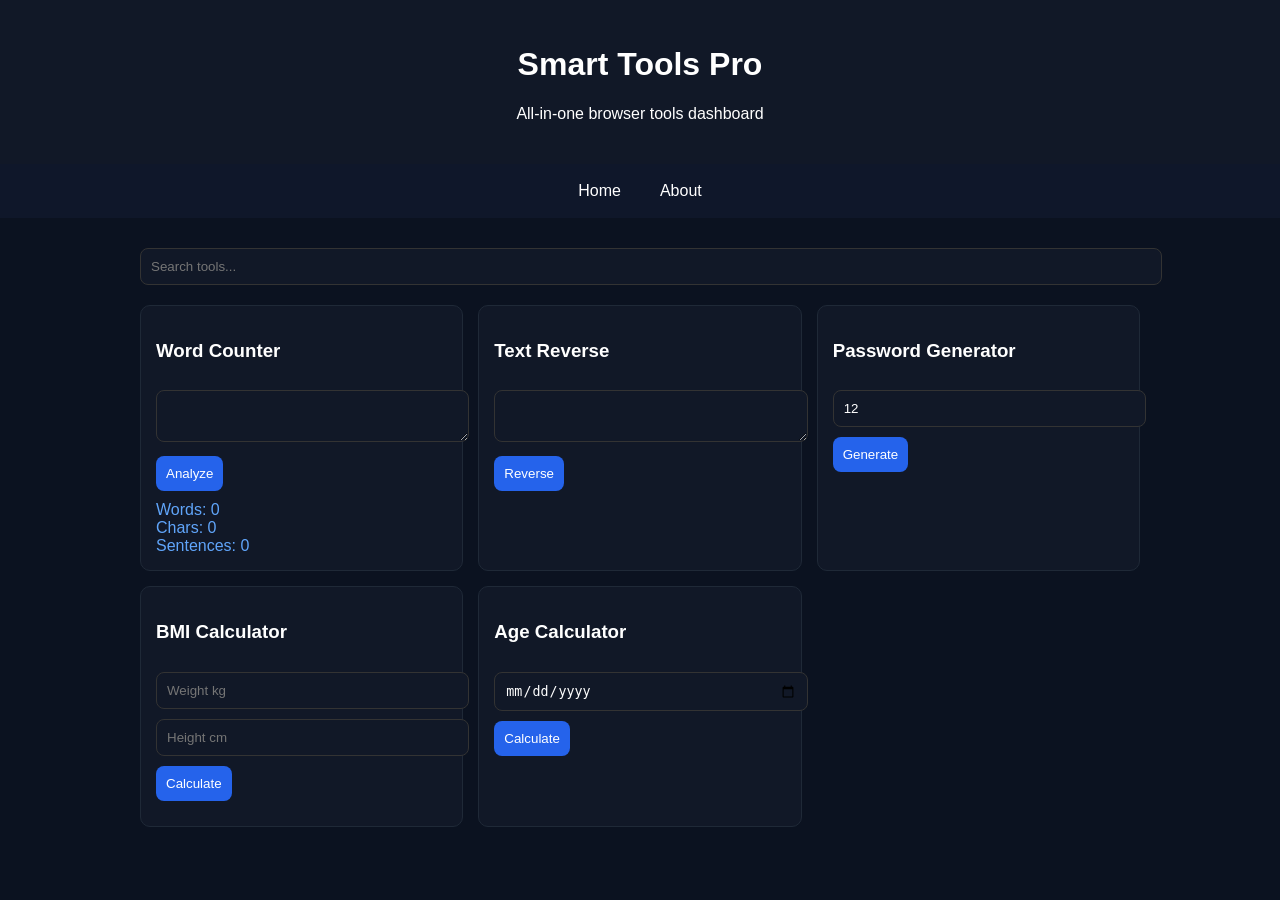
<file: index.html>
<!DOCTYPE html>
<html lang="en">

<head>
    <meta charset="UTF-8">
    <title>Smart Tools Pro</title>
    <meta name="viewport" content="width=device-width, initial-scale=1.0">
    <link rel="stylesheet" href="style.css">
</head>

<body>

    <header>
        <h1>Smart Tools Pro</h1>
        <p>All-in-one browser tools dashboard</p>
    </header>

    <nav>
        <a href="index.html">Home</a>
        <a href="about.html">About</a>
    </nav>

    <div class="container">

        <input id="search" onkeyup="filterTools()" placeholder="Search tools...">

        <div class="grid">

            <!-- WORD COUNTER -->
            <div class="card" data-name="word counter">
                <h3>Word Counter</h3>
                <textarea id="text"></textarea>
                <button onclick="countWords()">Analyze</button>
                <div class="result">
                    Words: <span id="words">0</span><br>
                    Chars: <span id="chars">0</span><br>
                    Sentences: <span id="sentences">0</span>
                </div>
            </div>

            <!-- TEXT REVERSE -->
            <div class="card" data-name="reverse text">
                <h3>Text Reverse</h3>
                <textarea id="rev"></textarea>
                <button onclick="reverseText()">Reverse</button>
                <div class="result" id="revResult"></div>
            </div>

            <!-- PASSWORD -->
            <div class="card" data-name="password generator">
                <h3>Password Generator</h3>
                <input type="number" id="passLen" value="12">
                <button onclick="generatePassword()">Generate</button>
                <div class="result" id="passResult"></div>
            </div>

            <!-- BMI -->
            <div class="card" data-name="bmi calculator">
                <h3>BMI Calculator</h3>
                <input id="weight" placeholder="Weight kg">
                <input id="height" placeholder="Height cm">
                <button onclick="calcBMI()">Calculate</button>
                <div class="result" id="bmiResult"></div>
            </div>

            <!-- AGE -->
            <div class="card" data-name="age calculator">
                <h3>Age Calculator</h3>
                <input type="date" id="dob">
                <button onclick="calcAge()">Calculate</button>
                <div class="result" id="ageResult"></div>
            </div>

        </div>
    </div>

    <script src="script.js"></script>
</body>

</html>
</file>
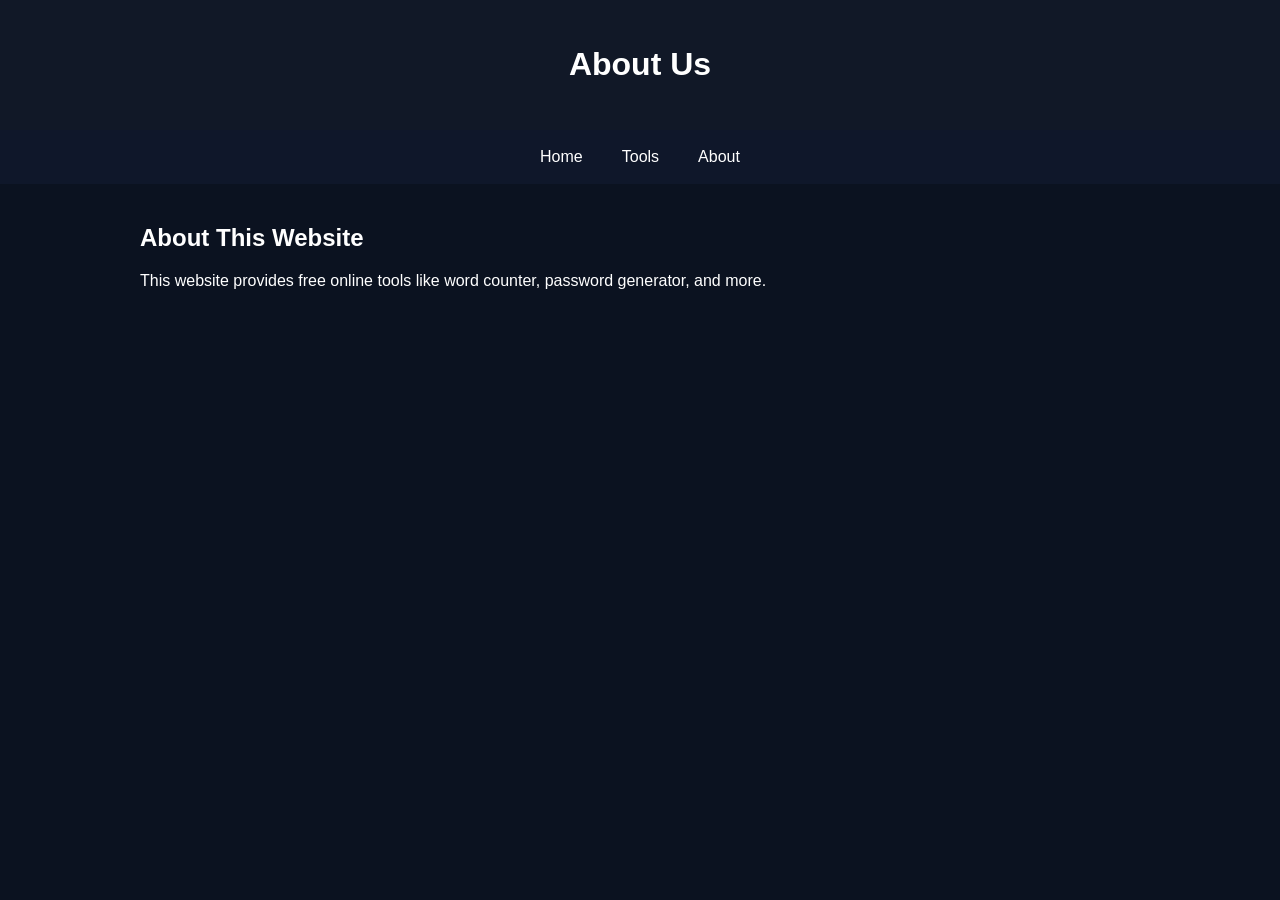
<file: about.html>
<!DOCTYPE html>
<html>

<head>
    <title>About</title>
    <link rel="stylesheet" href="style.css">
</head>

<body>

    <header>
        <h1>About Us</h1>
    </header>

    <nav>
        <a href="index.html">Home</a>
        <a href="tools.html">Tools</a>
        <a href="about.html">About</a>
    </nav>

    <div class="container">
        <h2>About This Website</h2>
        <p>This website provides free online tools like word counter, password generator, and more.</p>
    </div>

</body>

</html>
</file>
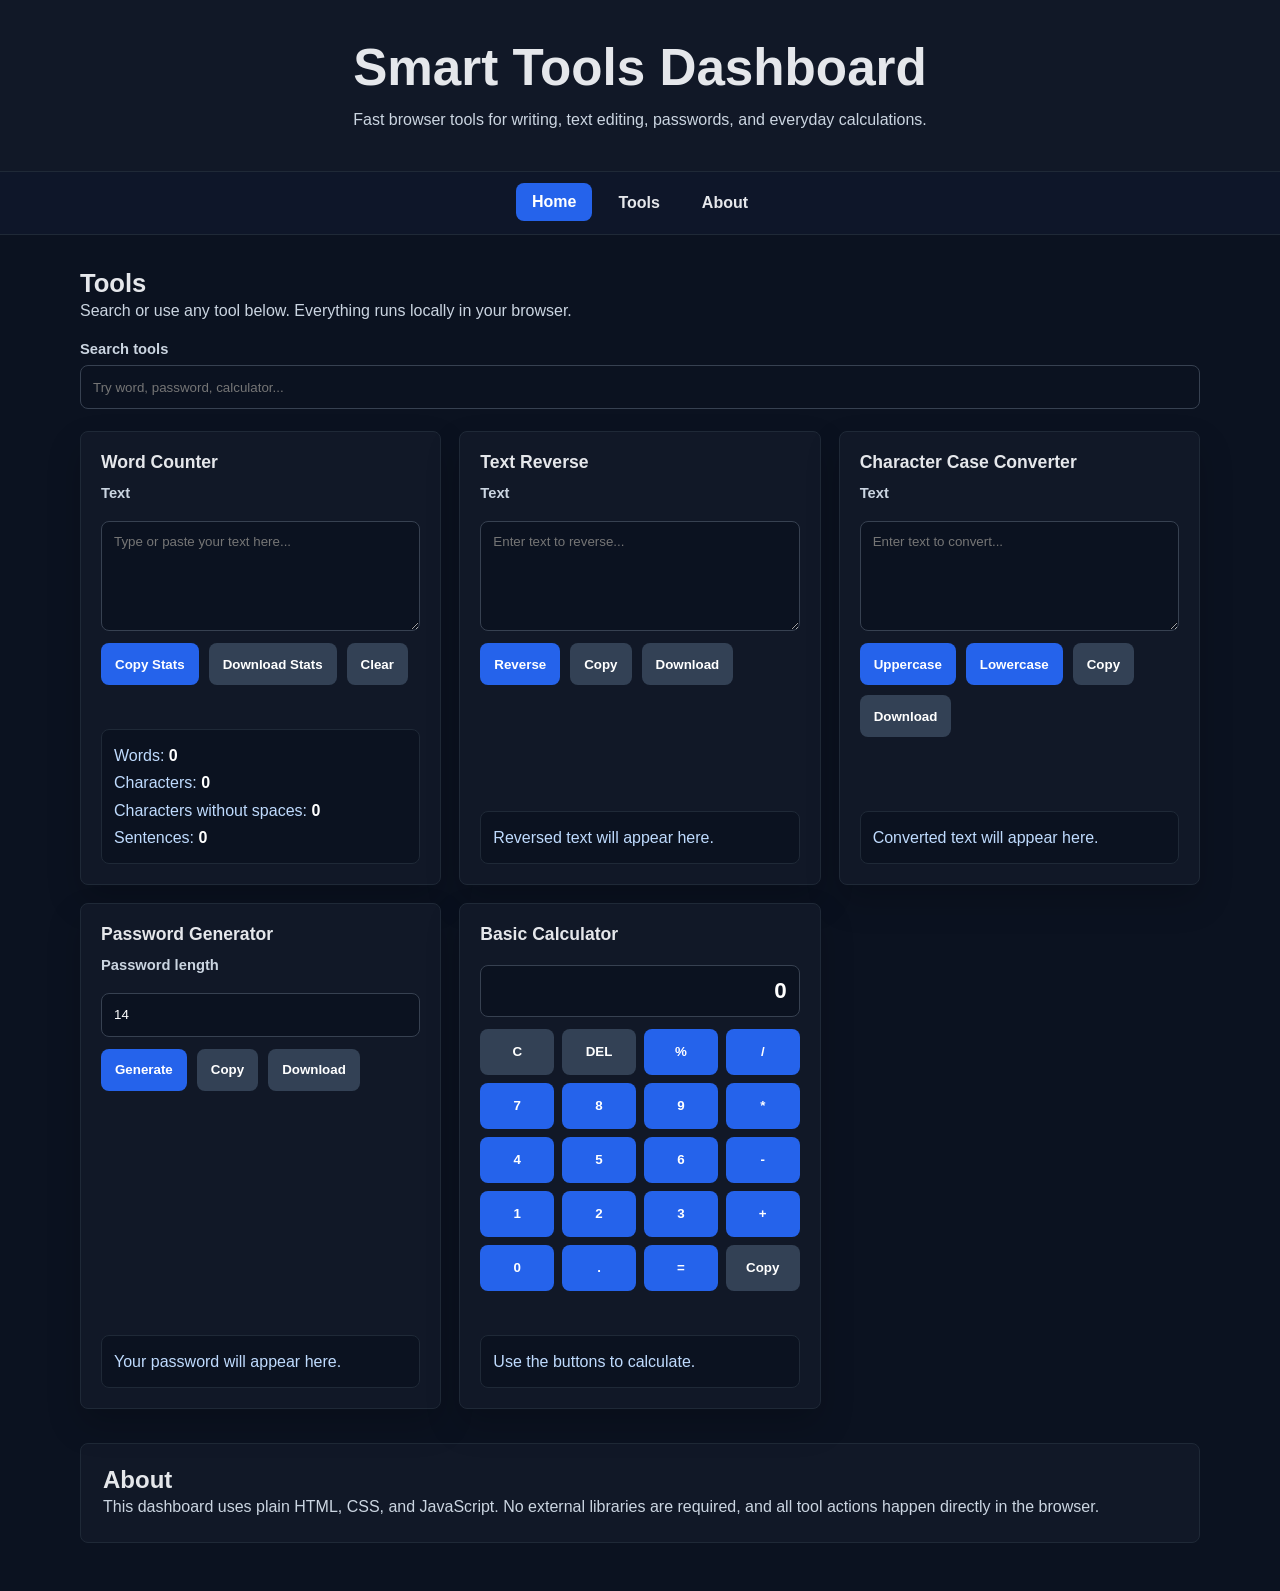
<file: tools.html>
<!DOCTYPE html>
<html lang="en">

<head>
    <meta charset="UTF-8">
    <meta name="viewport" content="width=device-width, initial-scale=1.0">
    <title>Smart Tools Dashboard</title>

    <style>
        * {
            margin: 0;
            padding: 0;
            box-sizing: border-box;
            font-family: Arial, Helvetica, sans-serif;
        }

        html {
            scroll-behavior: smooth;
        }

        body {
            min-height: 100vh;
            background: #0b1220;
            color: #e5e7eb;
        }

        header {
            padding: 38px 20px;
            text-align: center;
            background: #111827;
            border-bottom: 1px solid #1f2937;
        }

        header h1 {
            margin-bottom: 10px;
            font-size: clamp(2rem, 5vw, 3.2rem);
            letter-spacing: 0;
        }

        header p {
            max-width: 680px;
            margin: 0 auto;
            color: #cbd5e1;
            line-height: 1.6;
        }

        nav {
            position: sticky;
            top: 0;
            z-index: 20;
            display: flex;
            justify-content: center;
            gap: 10px;
            padding: 12px;
            background: rgba(15, 23, 42, 0.96);
            border-bottom: 1px solid #1f2937;
        }

        nav a {
            color: #e5e7eb;
            text-decoration: none;
            padding: 10px 16px;
            border-radius: 8px;
            font-weight: 600;
            transition: background 0.2s ease, color 0.2s ease, transform 0.2s ease;
        }

        nav a:hover,
        nav a.active {
            background: #2563eb;
            color: #ffffff;
            transform: translateY(-1px);
        }

        main {
            width: min(1120px, calc(100% - 32px));
            margin: 0 auto;
            padding: 34px 0 48px;
        }

        section {
            scroll-margin-top: 76px;
        }

        .section-header {
            display: flex;
            justify-content: space-between;
            gap: 16px;
            align-items: end;
            margin-bottom: 18px;
        }

        .section-header h2 {
            font-size: 1.6rem;
        }

        .section-header p,
        .about p {
            color: #cbd5e1;
            line-height: 1.6;
        }

        .search-bar {
            margin-bottom: 22px;
        }

        .grid {
            display: grid;
            grid-template-columns: repeat(auto-fit, minmax(280px, 1fr));
            gap: 18px;
        }

        .card {
            display: flex;
            flex-direction: column;
            gap: 12px;
            min-height: 260px;
            padding: 20px;
            background: #111827;
            border: 1px solid #1f2937;
            border-radius: 8px;
            box-shadow: 0 16px 34px rgba(0, 0, 0, 0.18);
            transition: transform 0.2s ease, border-color 0.2s ease, box-shadow 0.2s ease;
        }

        .card:hover {
            transform: translateY(-3px);
            border-color: #334155;
            box-shadow: 0 20px 44px rgba(0, 0, 0, 0.25);
        }

        .card h3 {
            font-size: 1.1rem;
        }

        label {
            display: block;
            color: #cbd5e1;
            font-size: 0.92rem;
            font-weight: 600;
        }

        input,
        textarea,
        select {
            width: 100%;
            min-height: 44px;
            padding: 12px;
            margin-top: 8px;
            color: #ffffff;
            background: #0b1220;
            border: 1px solid #374151;
            border-radius: 8px;
            outline: none;
            transition: border-color 0.2s ease, box-shadow 0.2s ease;
        }

        textarea {
            min-height: 110px;
            resize: vertical;
        }

        input:focus,
        textarea:focus,
        select:focus {
            border-color: #60a5fa;
            box-shadow: 0 0 0 3px rgba(96, 165, 250, 0.18);
        }

        button {
            min-height: 42px;
            padding: 10px 14px;
            color: #ffffff;
            background: #2563eb;
            border: none;
            border-radius: 8px;
            font-weight: 700;
            cursor: pointer;
            transition: background 0.2s ease, transform 0.2s ease;
        }

        button:hover {
            background: #1d4ed8;
            transform: translateY(-1px);
        }

        button.secondary {
            background: #334155;
        }

        button.secondary:hover {
            background: #475569;
        }

        .button-row {
            display: flex;
            flex-wrap: wrap;
            gap: 10px;
        }

        .result {
            margin-top: auto;
            padding: 12px;
            color: #bfdbfe;
            background: #0b1220;
            border: 1px solid #1f2937;
            border-radius: 8px;
            line-height: 1.7;
            overflow-wrap: anywhere;
        }

        .result strong {
            color: #ffffff;
        }

        .status {
            min-height: 20px;
            color: #93c5fd;
            font-size: 0.9rem;
        }

        .calculator-display {
            font-size: 1.4rem;
            text-align: right;
            font-weight: 700;
        }

        .calculator-grid {
            display: grid;
            grid-template-columns: repeat(4, 1fr);
            gap: 8px;
        }

        .calculator-grid button {
            min-height: 46px;
        }

        .about {
            margin-top: 34px;
            padding: 22px;
            background: #111827;
            border: 1px solid #1f2937;
            border-radius: 8px;
        }

        .hidden {
            display: none;
        }

        @media (max-width: 640px) {
            nav {
                gap: 6px;
                overflow-x: auto;
                justify-content: flex-start;
            }

            nav a {
                white-space: nowrap;
            }

            .section-header {
                display: block;
            }

            .grid {
                grid-template-columns: 1fr;
            }
        }
    </style>
</head>

<body>
    <header id="home">
        <h1>Smart Tools Dashboard</h1>
        <p>Fast browser tools for writing, text editing, passwords, and everyday calculations.</p>
    </header>

    <nav aria-label="Primary navigation">
        <a href="#home" class="active">Home</a>
        <a href="#tools">Tools</a>
        <a href="#about">About</a>
    </nav>

    <main>
        <section id="tools">
            <div class="section-header">
                <div>
                    <h2>Tools</h2>
                    <p>Search or use any tool below. Everything runs locally in your browser.</p>
                </div>
            </div>

            <div class="search-bar">
                <label for="toolSearch">Search tools</label>
                <input type="search" id="toolSearch" placeholder="Try word, password, calculator...">
            </div>

            <div class="grid" id="toolsGrid">
                <article class="card" data-name="word counter text count characters sentences">
                    <h3>Word Counter</h3>
                    <label for="wordInput">Text</label>
                    <textarea id="wordInput" placeholder="Type or paste your text here..."></textarea>
                    <div class="button-row">
                        <button type="button" id="copyWordStats">Copy Stats</button>
                        <button type="button" class="secondary" id="downloadWordStats">Download Stats</button>
                        <button type="button" class="secondary" id="clearWordInput">Clear</button>
                    </div>
                    <p class="status" id="wordStatus"></p>
                    <div class="result" id="wordResult">
                        Words: <strong id="wordCount">0</strong><br>
                        Characters: <strong id="characterCount">0</strong><br>
                        Characters without spaces: <strong id="characterNoSpaceCount">0</strong><br>
                        Sentences: <strong id="sentenceCount">0</strong>
                    </div>
                </article>

                <article class="card" data-name="text reverse backwards copy">
                    <h3>Text Reverse</h3>
                    <label for="reverseInput">Text</label>
                    <textarea id="reverseInput" placeholder="Enter text to reverse..."></textarea>
                    <div class="button-row">
                        <button type="button" id="reverseButton">Reverse</button>
                        <button type="button" class="secondary" id="copyReverseResult">Copy</button>
                        <button type="button" class="secondary" id="downloadReverseResult">Download</button>
                    </div>
                    <p class="status" id="reverseStatus"></p>
                    <div class="result" id="reverseResult">Reversed text will appear here.</div>
                </article>

                <article class="card" data-name="case converter uppercase lowercase text">
                    <h3>Character Case Converter</h3>
                    <label for="caseInput">Text</label>
                    <textarea id="caseInput" placeholder="Enter text to convert..."></textarea>
                    <div class="button-row">
                        <button type="button" id="upperCaseButton">Uppercase</button>
                        <button type="button" id="lowerCaseButton">Lowercase</button>
                        <button type="button" class="secondary" id="copyCaseResult">Copy</button>
                        <button type="button" class="secondary" id="downloadCaseResult">Download</button>
                    </div>
                    <p class="status" id="caseStatus"></p>
                    <div class="result" id="caseResult">Converted text will appear here.</div>
                </article>

                <article class="card" data-name="password generator random secure copy">
                    <h3>Password Generator</h3>
                    <label for="passwordLength">Password length</label>
                    <input type="number" id="passwordLength" min="6" max="40" value="14">
                    <div class="button-row">
                        <button type="button" id="generatePassword">Generate</button>
                        <button type="button" class="secondary" id="copyPassword">Copy</button>
                        <button type="button" class="secondary" id="downloadPassword">Download</button>
                    </div>
                    <p class="status" id="passwordStatus"></p>
                    <div class="result" id="passwordResult">Your password will appear here.</div>
                </article>

                <article class="card" data-name="basic calculator math add subtract multiply divide">
                    <h3>Basic Calculator</h3>
                    <input type="text" class="calculator-display" id="calculatorDisplay" value="0" readonly>
                    <div class="calculator-grid">
                        <button type="button" data-calc="clear" class="secondary">C</button>
                        <button type="button" data-calc="backspace" class="secondary">DEL</button>
                        <button type="button" data-calc="%">%</button>
                        <button type="button" data-calc="/">/</button>
                        <button type="button" data-calc="7">7</button>
                        <button type="button" data-calc="8">8</button>
                        <button type="button" data-calc="9">9</button>
                        <button type="button" data-calc="*">*</button>
                        <button type="button" data-calc="4">4</button>
                        <button type="button" data-calc="5">5</button>
                        <button type="button" data-calc="6">6</button>
                        <button type="button" data-calc="-">-</button>
                        <button type="button" data-calc="1">1</button>
                        <button type="button" data-calc="2">2</button>
                        <button type="button" data-calc="3">3</button>
                        <button type="button" data-calc="+">+</button>
                        <button type="button" data-calc="0">0</button>
                        <button type="button" data-calc=".">.</button>
                        <button type="button" data-calc="equals">=</button>
                        <button type="button" data-calc="copy" class="secondary">Copy</button>
                    </div>
                    <p class="status" id="calculatorStatus"></p>
                    <div class="result" id="calculatorMessage">Use the buttons to calculate.</div>
                </article>
            </div>
        </section>

        <section id="about" class="about">
            <h2>About</h2>
            <p>This dashboard uses plain HTML, CSS, and JavaScript. No external libraries are required, and all tool
                actions happen directly in the browser.</p>
        </section>
    </main>

    <script>
        const navLinks = document.querySelectorAll("nav a");
        const sections = document.querySelectorAll("header[id], section[id]");
        const toolSearch = document.getElementById("toolSearch");
        const toolCards = document.querySelectorAll(".card");

        const wordInput = document.getElementById("wordInput");
        const wordCount = document.getElementById("wordCount");
        const characterCount = document.getElementById("characterCount");
        const characterNoSpaceCount = document.getElementById("characterNoSpaceCount");
        const sentenceCount = document.getElementById("sentenceCount");
        const wordResult = document.getElementById("wordResult");
        const wordStatus = document.getElementById("wordStatus");

        const reverseInput = document.getElementById("reverseInput");
        const reverseResult = document.getElementById("reverseResult");
        const reverseStatus = document.getElementById("reverseStatus");

        const caseInput = document.getElementById("caseInput");
        const caseResult = document.getElementById("caseResult");
        const caseStatus = document.getElementById("caseStatus");

        const passwordLength = document.getElementById("passwordLength");
        const passwordResult = document.getElementById("passwordResult");
        const passwordStatus = document.getElementById("passwordStatus");

        const calculatorDisplay = document.getElementById("calculatorDisplay");
        const calculatorMessage = document.getElementById("calculatorMessage");
        const calculatorStatus = document.getElementById("calculatorStatus");

        let calculatorValue = "";

        // Copy text to clipboard with a fallback for older browsers.
        function showStatus(statusElement, message) {
            statusElement.textContent = message;
            setTimeout(() => {
                statusElement.textContent = "";
            }, 1500);
        }

        function copyText(text, statusElement) {
            if (!text || text.trim() === "") {
                showStatus(statusElement, "Nothing to copy yet.");
                return;
            }

            const temporaryInput = document.createElement("textarea");

            function copyWithFallback() {
                temporaryInput.value = text;
                document.body.appendChild(temporaryInput);
                temporaryInput.select();
                document.execCommand("copy");
                temporaryInput.remove();
                showStatus(statusElement, "Copied to clipboard.");
            }

            if (navigator.clipboard) {
                navigator.clipboard.writeText(text).then(() => {
                    showStatus(statusElement, "Copied to clipboard.");
                }).catch(copyWithFallback);
                return;
            }

            copyWithFallback();
        }

        // Download plain text as a file.
        function downloadText(filename, text, statusElement) {
            if (!text || text.trim() === "") {
                showStatus(statusElement, "Nothing to download yet.");
                return;
            }

            const file = new Blob([text], { type: "text/plain" });
            const link = document.createElement("a");

            link.href = URL.createObjectURL(file);
            link.download = filename;
            link.click();
            URL.revokeObjectURL(link.href);
            showStatus(statusElement, "Download started.");
        }

        // Pick a random number. Crypto is preferred for password generation.
        function getRandomIndex(max) {
            if (window.crypto && window.crypto.getRandomValues) {
                const randomValues = new Uint32Array(1);
                window.crypto.getRandomValues(randomValues);
                return randomValues[0] % max;
            }

            return Math.floor(Math.random() * max);
        }

        // Highlight the current navbar link.
        function setActiveNavLink(hash) {
            navLinks.forEach(link => {
                link.classList.toggle("active", link.getAttribute("href") === hash);
            });
        }

        // Smooth-scroll navbar links to their matching sections.
        navLinks.forEach(link => {
            link.addEventListener("click", event => {
                const hash = link.getAttribute("href");
                const target = document.querySelector(hash);

                if (!target) {
                    return;
                }

                event.preventDefault();
                target.scrollIntoView({ behavior: "smooth", block: "start" });
                history.pushState(null, "", hash);
                setActiveNavLink(hash);
            });
        });

        // Update active nav item while the user scrolls manually.
        window.addEventListener("scroll", () => {
            let currentHash = "#home";

            sections.forEach(section => {
                if (window.scrollY >= section.offsetTop - 90) {
                    currentHash = "#" + section.id;
                }
            });

            setActiveNavLink(currentHash);
        });

        // Filter cards by their searchable data-name text.
        toolSearch.addEventListener("input", () => {
            const searchText = toolSearch.value.trim().toLowerCase();

            toolCards.forEach(card => {
                const cardName = card.dataset.name.toLowerCase();
                card.classList.toggle("hidden", !cardName.includes(searchText));
            });
        });

        // Count words, characters, characters without spaces, and sentences live.
        function updateWordCounter() {
            const text = wordInput.value.trim();
            const words = text.match(/\b[\w'-]+\b/g) || [];
            const sentences = text.match(/[^.!?]+[.!?]+|[^.!?]+$/g) || [];

            wordCount.textContent = words.length;
            characterCount.textContent = wordInput.value.length;
            characterNoSpaceCount.textContent = wordInput.value.replace(/\s/g, "").length;
            sentenceCount.textContent = text === "" ? 0 : sentences.length;
        }

        wordInput.addEventListener("input", updateWordCounter);

        document.getElementById("clearWordInput").addEventListener("click", () => {
            wordInput.value = "";
            updateWordCounter();
        });

        document.getElementById("copyWordStats").addEventListener("click", () => {
            copyText(wordResult.innerText, wordStatus);
        });

        document.getElementById("downloadWordStats").addEventListener("click", () => {
            downloadText("word-counter-stats.txt", wordResult.innerText, wordStatus);
        });

        // Reverse the text entered by the user.
        document.getElementById("reverseButton").addEventListener("click", () => {
            const text = reverseInput.value;
            reverseResult.textContent = text ? text.split("").reverse().join("") : "Please enter text first.";
        });

        document.getElementById("copyReverseResult").addEventListener("click", () => {
            copyText(reverseResult.textContent, reverseStatus);
        });

        document.getElementById("downloadReverseResult").addEventListener("click", () => {
            downloadText("reversed-text.txt", reverseResult.textContent, reverseStatus);
        });

        // Convert text to uppercase or lowercase.
        document.getElementById("upperCaseButton").addEventListener("click", () => {
            caseResult.textContent = caseInput.value ? caseInput.value.toUpperCase() : "Please enter text first.";
        });

        document.getElementById("lowerCaseButton").addEventListener("click", () => {
            caseResult.textContent = caseInput.value ? caseInput.value.toLowerCase() : "Please enter text first.";
        });

        document.getElementById("copyCaseResult").addEventListener("click", () => {
            copyText(caseResult.textContent, caseStatus);
        });

        document.getElementById("downloadCaseResult").addEventListener("click", () => {
            downloadText("converted-case.txt", caseResult.textContent, caseStatus);
        });

        // Generate a random password from common safe character groups.
        document.getElementById("generatePassword").addEventListener("click", () => {
            const length = Math.min(Math.max(Number(passwordLength.value), 6), 40);
            const characters = "ABCDEFGHIJKLMNOPQRSTUVWXYZabcdefghijklmnopqrstuvwxyz0123456789!@#$%^&*";
            let password = "";

            passwordLength.value = length;

            for (let i = 0; i < length; i++) {
                password += characters[getRandomIndex(characters.length)];
            }

            passwordResult.textContent = password;
        });

        document.getElementById("copyPassword").addEventListener("click", () => {
            copyText(passwordResult.textContent, passwordStatus);
        });

        document.getElementById("downloadPassword").addEventListener("click", () => {
            downloadText("generated-password.txt", passwordResult.textContent, passwordStatus);
        });

        // Keep calculator input limited to safe math characters.
        function calculateExpression() {
            if (!calculatorValue) {
                return;
            }

            if (!/^[0-9+\-*/%. ]+$/.test(calculatorValue)) {
                calculatorMessage.textContent = "Invalid calculation.";
                return;
            }

            try {
                const result = Function('"use strict"; return (' + calculatorValue + ')')();
                calculatorValue = String(Number.isFinite(result) ? result : "");
                calculatorDisplay.value = calculatorValue || "0";
                calculatorMessage.textContent = "Calculation complete.";
            } catch (error) {
                calculatorMessage.textContent = "Please enter a valid calculation.";
            }
        }

        document.querySelectorAll("[data-calc]").forEach(button => {
            button.addEventListener("click", () => {
                const value = button.dataset.calc;

                if (value === "clear") {
                    calculatorValue = "";
                    calculatorDisplay.value = "0";
                    calculatorMessage.textContent = "Calculator cleared.";
                    return;
                }

                if (value === "backspace") {
                    calculatorValue = calculatorValue.slice(0, -1);
                    calculatorDisplay.value = calculatorValue || "0";
                    return;
                }

                if (value === "equals") {
                    calculateExpression();
                    return;
                }

                if (value === "copy") {
                    copyText(calculatorDisplay.value, calculatorStatus);
                    return;
                }

                calculatorValue += value;
                calculatorDisplay.value = calculatorValue;
            });
        });

        setActiveNavLink(location.hash || "#home");
        updateWordCounter();
    </script>
</body>

</html>
</file>
<file: style.css>
body {
  background: #0b1220;
  color: white;
  font-family: Arial;
  margin: 0;
}

header {
  text-align: center;
  padding: 25px;
  background: #111827;
}

nav {
  display: flex;
  justify-content: center;
  gap: 15px;
  padding: 10px;
  background: #0f172a;
}

nav a {
  color: white;
  text-decoration: none;
  padding: 8px 12px;
  border-radius: 8px;
}

nav a:hover {
  background: #2563eb;
}

.container {
  max-width: 1000px;
  margin: auto;
  padding: 20px;
}

input,
textarea {
  width: 100%;
  padding: 10px;
  margin-top: 10px;
  border-radius: 8px;
  border: 1px solid #333;
  background: #111827;
  color: white;
}

button {
  margin-top: 10px;
  padding: 10px;
  background: #2563eb;
  color: white;
  border: none;
  border-radius: 8px;
  cursor: pointer;
}

button:hover {
  background: #1d4ed8;
}

.grid {
  display: grid;
  grid-template-columns: repeat(auto-fit, minmax(250px, 1fr));
  gap: 15px;
  margin-top: 20px;
}

.card {
  background: #111827;
  padding: 15px;
  border-radius: 10px;
  border: 1px solid #1f2937;
}

.result {
  margin-top: 10px;
  color: #60a5fa;
}
</file>
